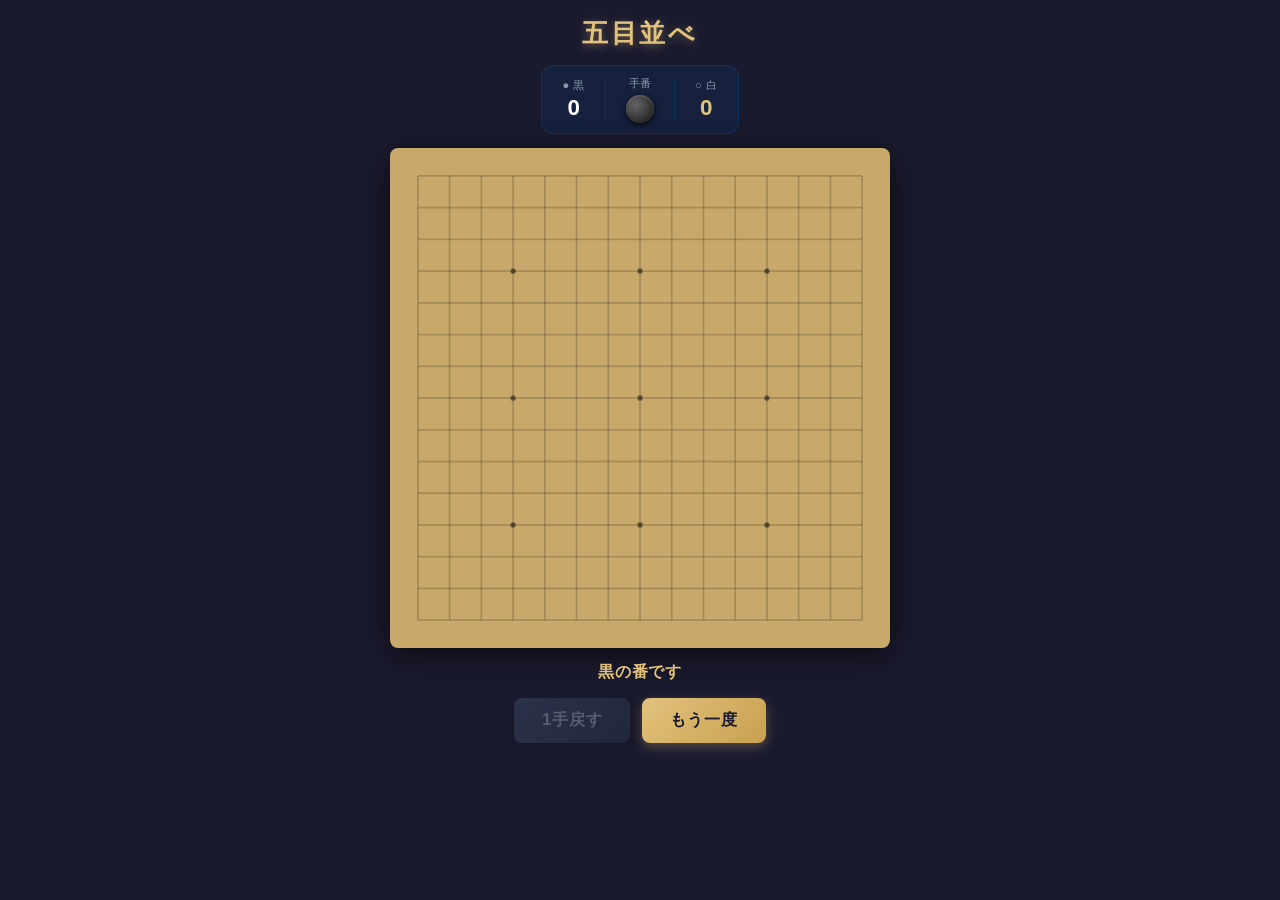
<file: index.html>
<!DOCTYPE html>
<html lang="ja">
<head>
  <meta charset="UTF-8">
  <meta name="viewport" content="width=device-width, initial-scale=1.0, user-scalable=no">
  <title>五目並べ</title>
  <style>
    * { box-sizing: border-box; margin: 0; padding: 0; }

    body {
      font-family: 'Segoe UI', sans-serif;
      background: #1a1a2e;
      min-height: 100dvh;
      display: flex;
      flex-direction: column;
      align-items: center;
      padding: 16px 8px;
      gap: 14px;
      touch-action: manipulation;
    }

    h1 {
      color: #e2c27d;
      font-size: 1.6rem;
      letter-spacing: 0.1em;
      text-shadow: 0 2px 8px rgba(226,194,125,0.4);
    }

    .info-bar {
      display: flex;
      align-items: center;
      gap: 20px;
      background: #16213e;
      border: 1px solid #0f3460;
      border-radius: 12px;
      padding: 10px 20px;
    }

    .score-box {
      display: flex;
      flex-direction: column;
      align-items: center;
      gap: 2px;
    }

    .score-label { font-size: 0.7rem; color: #8899aa; text-transform: uppercase; letter-spacing: 0.05em; }
    .score-value { font-size: 1.4rem; font-weight: bold; }
    .score-value.black { color: #ffffff; }
    .score-value.white { color: #e2c27d; }

    .divider { width: 1px; height: 40px; background: #0f3460; }

    .turn-indicator { display: flex; flex-direction: column; align-items: center; gap: 4px; }
    .turn-label { font-size: 0.7rem; color: #8899aa; text-transform: uppercase; }

    .turn-stone {
      width: 28px; height: 28px; border-radius: 50%;
      transition: all 0.3s ease;
    }
    .turn-stone.black {
      background: radial-gradient(circle at 35% 35%, #666, #111);
      box-shadow: 0 2px 6px rgba(0,0,0,0.8), inset 0 1px 2px rgba(255,255,255,0.2);
    }
    .turn-stone.white {
      background: radial-gradient(circle at 35% 35%, #fff, #bbb);
      box-shadow: 0 2px 6px rgba(0,0,0,0.5), inset 0 1px 2px rgba(255,255,255,0.8);
    }

    .board-wrap {
      padding: 12px;
      background: #c8a86b;
      border-radius: 8px;
      box-shadow: 0 8px 32px rgba(0,0,0,0.6);
      width: min(100vw - 16px, 500px);
    }

    canvas { display: block; width: 100%; height: auto; touch-action: none; }

    .status {
      font-size: 1rem;
      color: #e2c27d;
      text-align: center;
      min-height: 1.4em;
      font-weight: 600;
      letter-spacing: 0.05em;
    }
    .status.winner {
      font-size: 1.2rem;
      animation: pulse 0.9s ease-in-out infinite alternate;
    }
    @keyframes pulse {
      from { opacity: 0.8; transform: scale(1); }
      to   { opacity: 1;   transform: scale(1.06); }
    }

    .btns {
      display: flex;
      gap: 12px;
    }

    .btn {
      padding: 12px 28px;
      font-size: 1rem;
      font-weight: 700;
      border: none;
      border-radius: 8px;
      cursor: pointer;
      letter-spacing: 0.05em;
      transition: transform 0.1s;
    }
    .btn:active { transform: scale(0.96); }

    .btn-primary {
      background: linear-gradient(135deg, #e2c27d, #c8a050);
      color: #1a1a2e;
      box-shadow: 0 4px 12px rgba(226,194,125,0.3);
    }

    .btn-undo {
      background: linear-gradient(135deg, #4a6080, #2e3f56);
      color: #ccd8e8;
      box-shadow: 0 4px 12px rgba(0,0,0,0.3);
    }
    .btn-undo:disabled {
      opacity: 0.35;
      cursor: default;
      transform: none;
    }
  </style>
</head>
<body>

<h1>五目並べ</h1>

<div class="info-bar">
  <div class="score-box">
    <span class="score-label">● 黒</span>
    <span class="score-value black" id="sb">0</span>
  </div>
  <div class="divider"></div>
  <div class="turn-indicator">
    <span class="turn-label">手番</span>
    <div class="turn-stone black" id="ts"></div>
  </div>
  <div class="divider"></div>
  <div class="score-box">
    <span class="score-label">○ 白</span>
    <span class="score-value white" id="sw">0</span>
  </div>
</div>

<div class="board-wrap">
  <canvas id="c"></canvas>
</div>

<div class="status" id="st">黒の番です</div>
<div class="btns">
  <button class="btn btn-undo" id="undo" disabled>1手戻す</button>
  <button class="btn btn-primary" id="restart">もう一度</button>
</div>

<script>
const N = 15, CELL = 36, M = 18;
const SZ = CELL * (N - 1) + M * 2;
const canvas = document.getElementById('c');
canvas.width = canvas.height = SZ;
const ctx = canvas.getContext('2d');

let board, turn, winner, winLine, history, scores = {black:0, white:0};

function init() {
  board = Array.from({length:N}, () => Array(N).fill(null));
  turn = 'black'; winner = null; winLine = []; history = [];
  render(); updateUI();
}

function check(r, c, p) {
  const D = [[1,0],[0,1],[1,1],[1,-1]];
  for (const [dr,dc] of D) {
    const line = [[r,c]];
    for (let s=1;s<=4;s++) { const nr=r+dr*s,nc=c+dc*s; if(nr>=0&&nr<N&&nc>=0&&nc<N&&board[nr][nc]===p) line.push([nr,nc]); else break; }
    for (let s=1;s<=4;s++) { const nr=r-dr*s,nc=c-dc*s; if(nr>=0&&nr<N&&nc>=0&&nc<N&&board[nr][nc]===p) line.push([nr,nc]); else break; }
    if (line.length >= 5) return line;
  }
  return null;
}

function render() {
  ctx.clearRect(0,0,SZ,SZ);

  ctx.strokeStyle = 'rgba(0,0,0,0.35)'; ctx.lineWidth = 1;
  for (let i=0;i<N;i++) {
    const x=M+i*CELL, y=M+i*CELL;
    ctx.beginPath(); ctx.moveTo(x,M); ctx.lineTo(x,M+(N-1)*CELL); ctx.stroke();
    ctx.beginPath(); ctx.moveTo(M,y); ctx.lineTo(M+(N-1)*CELL,y); ctx.stroke();
  }

  ctx.fillStyle = 'rgba(0,0,0,0.5)';
  for (const [r,c] of [[3,3],[3,7],[3,11],[7,3],[7,7],[7,11],[11,3],[11,7],[11,11]]) {
    ctx.beginPath(); ctx.arc(M+c*CELL,M+r*CELL,3,0,Math.PI*2); ctx.fill();
  }

  for (let r=0;r<N;r++) for (let c=0;c<N;c++) if (board[r][c]) drawStone(r,c,board[r][c],false);

  if (winLine.length) {
    ctx.strokeStyle='#ff4444'; ctx.lineWidth=3;
    ctx.beginPath();
    ctx.moveTo(M+winLine[0][1]*CELL, M+winLine[0][0]*CELL);
    for (const [r,c] of winLine) ctx.lineTo(M+c*CELL,M+r*CELL);
    ctx.stroke();
    for (const [r,c] of winLine) drawStone(r,c,board[r][c],true);
  }
}

function drawStone(r,c,p,hi) {
  const x=M+c*CELL, y=M+r*CELL, rad=CELL*0.43;
  const g=ctx.createRadialGradient(x-rad*0.3,y-rad*0.3,rad*0.05,x,y,rad);
  if (p==='black') { g.addColorStop(0,hi?'#888':'#555'); g.addColorStop(1,'#111'); }
  else             { g.addColorStop(0,'#fff'); g.addColorStop(1,hi?'#ffe066':'#ccc'); }
  ctx.beginPath(); ctx.arc(x,y,rad,0,Math.PI*2);
  ctx.fillStyle=g; ctx.fill();
  ctx.strokeStyle=p==='black'?'rgba(255,255,255,0.1)':'rgba(0,0,0,0.3)'; ctx.lineWidth=1; ctx.stroke();
}

function updateUI() {
  document.getElementById('sb').textContent = scores.black;
  document.getElementById('sw').textContent = scores.white;
  const st = document.getElementById('st');
  const ts = document.getElementById('ts');
  if (winner) {
    st.textContent = `🎉 ${winner==='black'?'黒':'白'}の勝ち！`;
    st.className = 'status winner';
    ts.className = `turn-stone ${winner}`;
  } else {
    st.textContent = `${turn==='black'?'黒':'白'}の番です`;
    st.className = 'status';
    ts.className = `turn-stone ${turn}`;
  }
  document.getElementById('undo').disabled = history.length === 0;
}

function getCell(clientX, clientY) {
  const rect = canvas.getBoundingClientRect();
  const sx = SZ / rect.width, sy = SZ / rect.height;
  const mx = (clientX - rect.left) * sx;
  const my = (clientY - rect.top)  * sy;
  return [Math.round((my - M) / CELL), Math.round((mx - M) / CELL)];
}

function place(r, c) {
  if (winner) return;
  if (r<0||r>=N||c<0||c>=N||board[r][c]) return;
  history.push({r, c, turn, winner, winLine: [...winLine]});
  board[r][c] = turn;
  const line = check(r,c,turn);
  if (line) { winner=turn; winLine=line.slice(0,5); scores[turn]++; }
  else turn = turn==='black'?'white':'black';
  render(); updateUI();
}

function undo() {
  if (!history.length) return;
  const prev = history.pop();
  if (winner) scores[winner]--;
  board[prev.r][prev.c] = null;
  turn = prev.turn;
  winner = prev.winner;
  winLine = prev.winLine;
  render(); updateUI();
}

canvas.addEventListener('click', e => {
  const [r,c] = getCell(e.clientX, e.clientY);
  place(r, c);
});

canvas.addEventListener('touchend', e => {
  e.preventDefault();
  const t = e.changedTouches[0];
  const [r,c] = getCell(t.clientX, t.clientY);
  place(r, c);
}, {passive: false});

document.getElementById('undo').addEventListener('click', undo);
document.getElementById('restart').addEventListener('click', init);

init();
</script>
</body>
</html>
</file>
